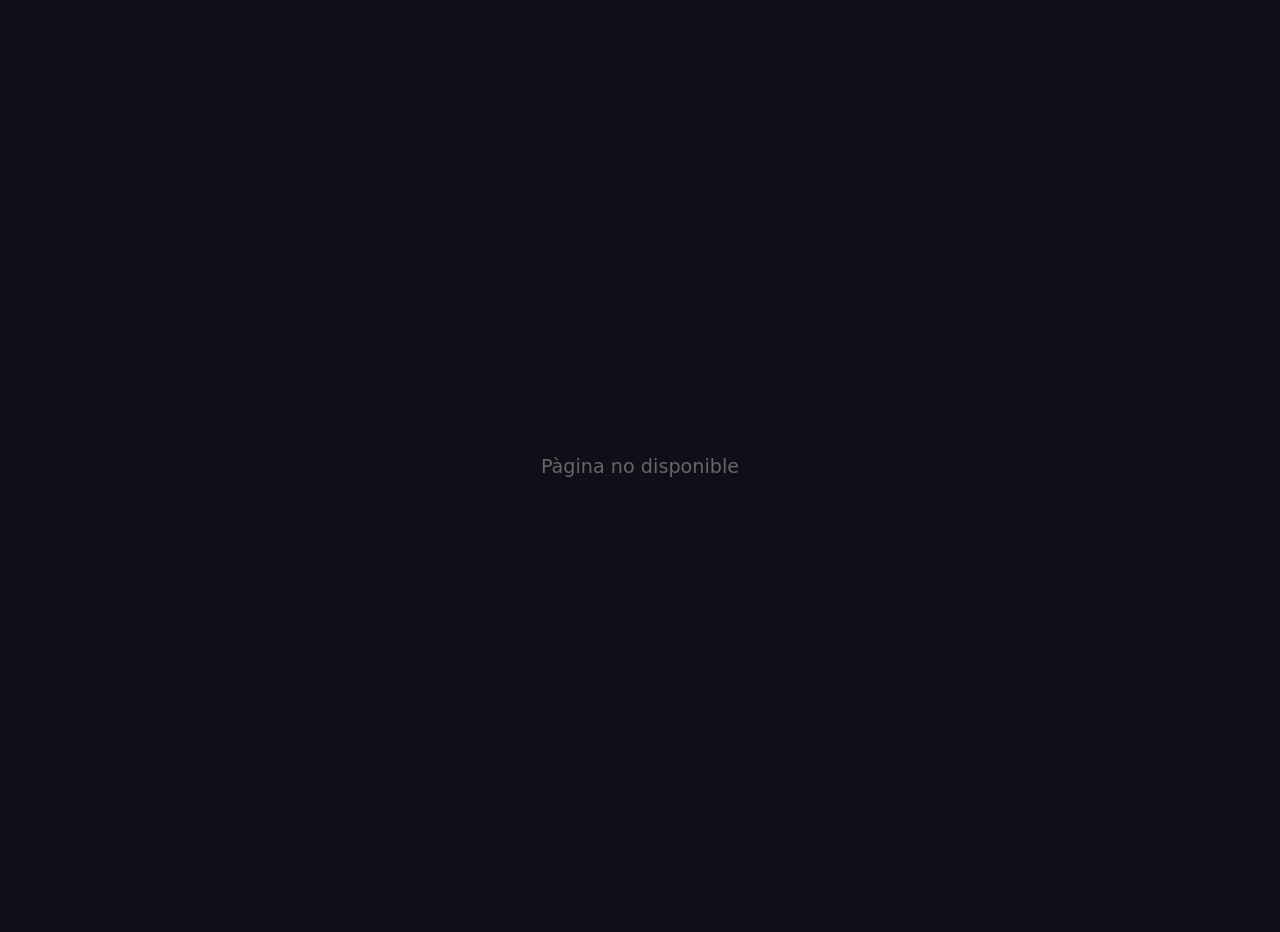
<file: index.html>
<!DOCTYPE html>
<html lang="ca">
<head>
<meta charset="UTF-8">
<meta name="viewport" content="width=device-width, initial-scale=1.0, maximum-scale=1.0, user-scalable=no">
<title>On és el seating plan? — Casament Xavier & Meritxell</title>
<link rel="stylesheet" href="css/styles.css">
<link rel="apple-touch-icon" href="img/favicon.png">
<link rel="icon" type="image/png" href="img/favicon.png">
</head>
<body>

<div class="admin-banner" data-i18n="adminBanner">MODE ORGANITZADORS</div>

<!-- Lightbox (desktop) -->
<div class="lightbox-overlay" id="lightbox">
  <button class="lightbox-close" id="lightbox-close">&times;</button>
  <img id="lightbox-img" src="" alt="">
</div>

<!-- Video modal -->
<div class="video-overlay" id="video-overlay">
  <button class="lightbox-close" id="video-close">&times;</button>
  <div class="video-container">
    <iframe id="video-iframe" src="" frameborder="0" allow="accelerometer; autoplay; encrypted-media; gyroscope; picture-in-picture" allowfullscreen></iframe>
  </div>
</div>

<!-- Custom Modal -->
<div class="modal-overlay" id="modal-overlay">
  <div class="modal-box">
    <p class="modal-text" id="modal-text"></p>
    <div class="modal-buttons">
      <button class="modal-btn secondary" id="modal-cancel">Encara no</button>
      <button class="modal-btn primary" id="modal-confirm">Endavant!</button>
    </div>
  </div>
</div>

<!-- Top bar: title + lang + reset -->
<div class="top-bar">
  <div>
    <h1 data-i18n="title">ON ÉS EL SEATING PLAN?</h1>
    <p class="subtitle" data-i18n="subtitle">Casament Xavier & Meritxell · 25 d'abril de 2026</p>
  </div>
  <div class="top-bar-buttons">
    <select class="lang-select" id="lang-select" title="Idioma">
      <option value="ca">CA</option>
      <option value="es">ES</option>
    </select>
    <button class="btn-reset" onclick="showResetModal()" title="Tornar a començar">↺</button>
  </div>
</div>

<!-- Progress dots -->
<div class="progress-bar" id="progress-bar">
  <div class="progress-dot active" data-step="0"></div>
  <div class="progress-line"></div>
  <div class="progress-dot" data-step="1"></div>
  <div class="progress-line"></div>
  <div class="progress-dot" data-step="2"></div>
  <div class="progress-line"></div>
  <div class="progress-dot" data-step="3"></div>
  <div class="progress-line"></div>
  <div class="progress-dot" data-step="4"></div>
</div>

<!-- ============================================================ -->
<!-- SECCIÓ 1: ELS LLADRES                                         -->
<!-- ============================================================ -->
<section class="game-section" id="step-0">
  <div class="mascots">
    <a href="#" onclick="openVideo(); return false;" class="mascots-link">
      <img src="img/mascotes-sm.jpg" srcset="img/mascotes-sm.jpg 427w, img/mascotes-lg.jpg 800w" sizes="(min-width: 768px) 340px, 90vw" alt="Els sospitosos" class="mascots-photo">
      <div class="play-overlay">▶</div>
    </a>
    <p class="mascots-caption"><b>Mel</b> 🦮 · <b>Bruna</b> 🐱 · <b>Brutus</b> 🐶</p>
  </div>

  <a href="#" onclick="openVideo(); return false;" class="btn-video" data-i18n="btnVideo">Veure vídeo ▶</a>
  <a href="#" onclick="toggleAudio(); return false;" class="btn-video btn-audio" id="btn-audio" data-i18n="btnAudio">Escoltar àudio 🔊</a>
  <audio id="audio-player" src="audio/bruna-brutus-mel.mp3" preload="none"></audio>
  <button class="btn-continue" onclick="goToStep(1)">Continuar →</button>
</section>

<!-- Admin separator -->
<hr class="admin-separator admin-only">

<!-- ============================================================ -->
<!-- SECCIÓ 2: MOTS ENCREUATS                                      -->
<!-- ============================================================ -->
<section class="game-section" id="step-1">
  <div class="section-header">
    <h2 data-i18n="crosswordTitle">Resoleu els mots encreuats</h2>
  </div>
  <p class="section-intro" data-i18n-html="crosswordIntro">Fixeu-vos bé en tots els detalls. Teniu els mots encreuats en format físic per facilitar-vos la feina. Si us encalleu, premeu 🔍 al costat de cada definició per obtenir una pista.</p>

  <div class="controls admin-only">
    <button class="btn" id="btn-toggle-solution" onclick="toggleSolution()">Veure com a jugador</button>
  </div>

  <div class="grid-wrapper">
    <div class="grid-container" id="crossword-grid"></div>
  </div>

  <div class="legend">
    <div class="legend-item"><div class="legend-swatch green"></div><span data-i18n="legendGreen">Verd</span><span class="admin-only" style="display:inline"> (Mel) = 3</span></div>
    <div class="legend-item"><div class="legend-swatch blue"></div><span data-i18n="legendBlue">Blau</span><span class="admin-only" style="display:inline"> (Bruna) = 9</span></div>
    <div class="legend-item"><div class="legend-swatch red"></div><span data-i18n="legendRed">Vermell</span><span class="admin-only" style="display:inline"> (Brutus) = 8</span></div>
  </div>

  <div class="clues-section" id="clues-container"></div>

  <button class="btn-continue" onclick="goToStep(2)">Continuar →</button>
</section>

<!-- Admin separator -->
<hr class="admin-separator admin-only">

<!-- ============================================================ -->
<!-- SECCIÓ 3: CÀMERES DE SEGURETAT                                -->
<!-- ============================================================ -->
<section class="game-section" id="step-2">
  <div class="section-header">
    <h2 data-i18n="camerasTitle">Càmeres de seguretat</h2>
  </div>
  <p class="section-intro" data-i18n="camerasIntro">Les càmeres del recinte han captat moviment sospitós la nit del 24 d'abril...</p>

  <div class="cameras-grid">
    <!-- UI order SHUFFLED — NO cronològic! -->
    <div class="camera-card">
      <img src="img/cam-bruna-sm.jpg" srcset="img/cam-bruna-sm.jpg 640w, img/cam-bruna-lg.jpg 1200w" sizes="(min-width: 768px) 340px, 90vw" alt="Càmera de seguretat" class="camera-img">
    </div>
    <div class="camera-card">
      <img src="img/cam-brutus-sm.jpg" srcset="img/cam-brutus-sm.jpg 640w, img/cam-brutus-lg.jpg 1200w" sizes="(min-width: 768px) 340px, 90vw" alt="Càmera de seguretat" class="camera-img">
    </div>
    <div class="camera-card">
      <img src="img/cam-numero5-sm.jpg" srcset="img/cam-numero5-sm.jpg 640w, img/cam-numero5-lg.jpg 1200w" sizes="(min-width: 768px) 340px, 90vw" alt="Càmera de seguretat" class="camera-img">
    </div>
    <div class="camera-card">
      <img src="img/cam-mel-sm.jpg" srcset="img/cam-mel-sm.jpg 640w, img/cam-mel-lg.jpg 1200w" sizes="(min-width: 768px) 340px, 90vw" alt="Càmera de seguretat" class="camera-img">
    </div>
  </div>

  <p class="admin-only" style="margin-top:12px; font-size:0.82em; color:#888; text-align:center;">
    ⚠️ ADMIN: Nit del 24/04/2026 (vigília del casament). Fotos SENSE ordre cronològic a la UI.<br><br>
    <b>Ordre cronològic → codi:</b><br>
    22:04 → petjades <span style="color:#ef5350">Brutus 🐶 (vermell)</span> = <b>8</b><br>
    22:37 → número <span style="color:#e9a945">5</span> visible a la foto = <b>5</b><br>
    22:51 → petjades <span style="color:#4caf50">Mel 🦮 (verd)</span> = <b>3</b><br>
    23:12 → petjades <span style="color:#42a5f5">Bruna 🐱 (blau)</span> = <b>9</b><br><br>
    <b>Codi final: 8 - 5 - 3 - 9</b>
  </p>

  <button class="btn-continue" onclick="goToStep(3)">Continuar →</button>
</section>

<!-- Admin separator -->
<hr class="admin-separator admin-only">

<!-- ============================================================ -->
<!-- SECCIÓ 4: PISTA FINAL + INPUT CODI                            -->
<!-- ============================================================ -->
<section class="game-section" id="step-3">
  <div class="step-3-content" id="step-3-content">
    <div class="section-header">
      <h2 data-i18n="lastStepTitle">L'últim pas</h2>
    </div>

    <div class="camera-card" style="max-width:320px;width:100%;">
      <img src="img/cam-final-sm.jpg" srcset="img/cam-final-sm.jpg 640w, img/cam-final-lg.jpg 1200w" sizes="320px" alt="L'últim pas" class="camera-img">
    </div>

    <div class="code-input-section" id="code-input-section">
      <p class="code-input-label" data-i18n="codeLabel">Introduïu el codi:</p>
      <div class="code-input-boxes">
        <input type="number" class="code-box" id="code-0" min="0" max="9" maxlength="1" inputmode="numeric" pattern="[0-9]*">
        <input type="number" class="code-box" id="code-1" min="0" max="9" maxlength="1" inputmode="numeric" pattern="[0-9]*">
        <input type="number" class="code-box" id="code-2" min="0" max="9" maxlength="1" inputmode="numeric" pattern="[0-9]*">
        <input type="number" class="code-box" id="code-3" min="0" max="9" maxlength="1" inputmode="numeric" pattern="[0-9]*">
      </div>
      <button class="btn-continue" id="btn-check-code" onclick="checkCode()" data-i18n="codeBtn">Obrir 🔓</button>
      <p class="code-attempts" id="code-attempts"></p>
      <p class="code-error" id="code-error"></p>
    </div>
  </div>

  <!-- Lockout screen -->
  <div class="lockout-screen" id="lockout-screen" style="display:none;">
    <div class="lockout-icon">🚨</div>
    <h2 class="lockout-title" data-i18n="lockoutTitle">Alarma activada!</h2>
    <p class="lockout-text" data-i18n-html="lockoutText">Heu superat els 3 intents permesos.<br>El sistema de seguretat s'ha activat i ha reiniciat totes les proves.</p>
    <button class="btn-continue" onclick="hardReset()" data-i18n="lockoutBtn">Tornar a començar</button>
  </div>

  <p class="admin-only" style="margin-top:12px; font-size:0.82em; color:#888; text-align:center;">
    ⚠️ ADMIN: Els sospitosos custodiant el maletí que conté la clau per recuperar el seating plan. Codi: <b>8-5-3-9</b>
  </p>
</section>

<!-- Admin separator -->
<hr class="admin-separator admin-only">

<!-- ============================================================ -->
<!-- SECCIÓ 5: VICTORIA!                                            -->
<!-- ============================================================ -->
<section class="game-section" id="step-4">
  <div class="victory-screen">
    <div class="victory-icon">🎉</div>
    <h2 class="victory-title" data-i18n="victoryTitle">Esteu a punt de recuperar el seating plan!!</h2>
    <p class="victory-subtitle" style="font-size:1.1em;" data-i18n="victorySubtitle">Aneu cap als nuvis i tots junts, a la de 3, crideu ben fort:</p>
    <div class="secret-word">CUQUIS</div>
    <img src="img/nuvis-final-sm.jpg" srcset="img/nuvis-final-sm.jpg 640w, img/nuvis-final-lg.jpg 1200w" sizes="(min-width: 768px) 450px, 80vw" alt="Els nuvis" class="mascots-photo" style="margin:14px auto 0;display:block;max-width:340px;">
    <style>@media(min-width:768px){.victory-screen .mascots-photo{max-width:450px!important;}}</style>
    <p class="victory-footer" data-i18n-html="victoryFooter">Gràcies per jugar! ❤️💍</p>
  </div>
</section>

<!-- Admin separator -->
<hr class="admin-separator admin-only">

<!-- ============================================================ -->
<!-- ADMIN-ONLY: Detalls del codi                                  -->
<!-- ============================================================ -->
<div class="org-section admin-only">
  <h3>CODI SECRET (4 XIFRES)</h3>
  <p style="font-size:0.82em; color:#888; margin-bottom:8px;">
    3 xifres surten dels mots encreuats (colors). La 4a xifra (5) es veu directament a una foto de les càmeres.<br>
    L'ordre el determina l'hora de cada càmera (cronològic).
  </p>
  <div class="code-digits">
    <div class="code-digit red">8</div>
    <div class="code-digit mystery">5</div>
    <div class="code-digit green">3</div>
    <div class="code-digit blue">9</div>
  </div>
  <div class="org-detail">
    <b>1a xifra — VERMELL (Brutus, 🐶 5 mesos):</b> caselles vermelles mostren lletres <b>V, U, I, T</b><br>
    &nbsp;&nbsp;Desendreçat: els jugadors veuran les 4 lletres repartides per la graella i han de deduir que formen <b>VUIT = 8</b><br>
    &nbsp;&nbsp;<span style="color:#666">V de LLUVIA · U de TURISTAS · I de MIGUEL · T de ORXATA</span><br><br>

    <b>2a xifra — CÀMERA:</b> El número <b>5</b> es veu directament a la foto de les 22:37.<br>
    &nbsp;&nbsp;Ha de ser visible a la foto: número a la paret, porta, terra, etc.<br><br>

    <b>3a xifra — VERD (Mel, 🦮 11 anys):</b> caselles verdes mostren lletres <b>T, R, E, S</b><br>
    &nbsp;&nbsp;Desendreçat: han de deduir que formen <b>TRES = 3</b><br>
    &nbsp;&nbsp;<span style="color:#666">T de FRAKTAL · R de RECAREDO · E de PAYMENTS · S de MASELLA</span><br><br>

    <b>4a xifra — BLAU (Bruna, 🐱 17 anys):</b> caselles blaves mostren lletres <b>N, O, U</b><br>
    &nbsp;&nbsp;Desendreçat: han de deduir que formen <b>NOU = 9</b><br>
    &nbsp;&nbsp;<span style="color:#666">N de AMAZON∩VALENCIA · O de BARRANQUILLO∩MOJITO · U de CAZUELITA∩GUIX</span>
  </div>
</div>

<div class="org-section admin-only">
  <h3>DISTRIBUCIÓ DE CASELLES DE COLOR</h3>
  <div class="org-detail">
    Cada casella de color pertany a una paraula diferent (cap paraula té 2+ caselles de color).<br>
    Total: 4 verdes + 3 blaves + 4 vermelles = 11 caselles de color entre 23 paraules.<br>
    En mode organitzador les caselles de color es mostren pre-omplertes per facilitar la revisió.
  </div>
</div>

<div class="org-section admin-only">
  <h3>HINTS DE LA GRAELLA</h3>
  <div class="org-detail">
    Dificultat fixada al 70% (30% de lletres visibles, seed 2026, determinístic).<br>
    Regles: màx 2 lletres per paraula (màx 1 si paraula ≤ 5 lletres). Caselles de color mai pre-omplertes.<br>
    Mateixa distribució sempre — no canvia entre càrregues.
  </div>
</div>

<script src="js/i18n.js"></script>
<script src="js/data.js"></script>
<script src="js/render.js"></script>
<script>
  const STORAGE_KEY_STEP = "escaperoom-maxstep";
  const STORAGE_KEY_ATTEMPTS = "escaperoom-attempts";
  const TOTAL_STEPS = 5;
  const SECRET_CODE = [8, 5, 3, 9];
  const MAX_ATTEMPTS = 3;

  // --- Apply language to all data-i18n elements ---
  function applyLang() {
    document.querySelectorAll("[data-i18n]").forEach(el => {
      el.textContent = t(el.dataset.i18n);
    });
    document.querySelectorAll("[data-i18n-html]").forEach(el => {
      el.innerHTML = t(el.dataset.i18nHtml);
    });
    document.querySelectorAll(".btn-continue:not([data-i18n])").forEach(b => {
      if (!b.id) b.textContent = t("btnContinue");
    });
    document.getElementById("lang-select").value = getLang();
    document.documentElement.lang = getLang();
  }

  // --- Custom Modal ---
  const modalOverlay = document.getElementById("modal-overlay");
  const modalText = document.getElementById("modal-text");
  const modalConfirm = document.getElementById("modal-confirm");
  const modalCancel = document.getElementById("modal-cancel");

  function showModal(text, confirmLabel, cancelLabel) {
    return new Promise(resolve => {
      modalText.textContent = text;
      modalConfirm.textContent = confirmLabel || t("modalConfirm");
      modalCancel.textContent = cancelLabel || t("modalCancel");
      modalCancel.style.display = cancelLabel === null ? "none" : "inline-block";
      modalOverlay.classList.add("visible");

      function cleanup() {
        modalOverlay.classList.remove("visible");
        modalConfirm.removeEventListener("click", onConfirm);
        modalCancel.removeEventListener("click", onCancel);
      }
      function onConfirm() { cleanup(); resolve(true); }
      function onCancel() { cleanup(); resolve(false); }

      modalConfirm.addEventListener("click", onConfirm);
      modalCancel.addEventListener("click", onCancel);
    });
  }

  // Detect admin mode via ?secret=cuquis
  const params = new URLSearchParams(window.location.search);
  const isAdmin = params.get("secret") === "cuquis";

  // Early access gate — remove this block after the wedding
  if (!isAdmin && !params.has("early_access")) {
    document.body.innerHTML = '<div style="display:flex;align-items:center;justify-content:center;min-height:100vh;color:#666;font-family:system-ui;text-align:center;padding:20px;"><p style="font-size:1.2em;">' + t("pageUnavailable") + '</p></div>';
    throw new Error("early_access required");
  }
  if (isAdmin) {
    document.body.classList.add("admin-mode");
    try {
      localStorage.removeItem(STORAGE_KEY_STEP);
      localStorage.removeItem(STORAGE_KEY_ATTEMPTS);
    } catch(e) {}
  }

  // --- Navigation ---
  let maxStep = 0;
  let viewStep = 0;
  let attempts = 0;
  try {
    const savedStep = parseInt(localStorage.getItem(STORAGE_KEY_STEP));
    if (!isNaN(savedStep) && savedStep >= 0 && savedStep < TOTAL_STEPS) maxStep = savedStep;
    const savedAttempts = parseInt(localStorage.getItem(STORAGE_KEY_ATTEMPTS));
    if (!isNaN(savedAttempts)) attempts = savedAttempts;
  } catch(e) {}
  viewStep = maxStep;

  function updateUI() {
    applyLang();

    if (isAdmin) {
      document.getElementById("progress-bar").style.display = "none";
      for (let i = 0; i < TOTAL_STEPS; i++) {
        const el = document.getElementById(`step-${i}`);
        if (el) el.classList.add("section-active");
      }
      document.querySelectorAll(".btn-continue").forEach(b => b.style.display = "none");
      document.getElementById("code-input-section").style.display = "none";
      document.getElementById("lockout-screen").style.display = "none";
      reRender();
      return;
    }

    for (let i = 0; i < TOTAL_STEPS; i++) {
      const el = document.getElementById(`step-${i}`);
      if (el) el.classList.toggle("section-active", i === viewStep);
    }

    document.querySelectorAll(".progress-dot").forEach(dot => {
      const s = parseInt(dot.dataset.step);
      dot.classList.toggle("active", s === viewStep);
      dot.classList.toggle("done", s <= maxStep && s !== viewStep);
      dot.classList.toggle("clickable", s <= maxStep && s !== viewStep);
    });
    document.querySelectorAll(".progress-line").forEach((line, idx) => {
      line.classList.toggle("done", idx < maxStep + 1);
    });

    if (viewStep === 1) reRender();

    const isLockout = viewStep === 3 && attempts >= MAX_ATTEMPTS;

    document.querySelector(".btn-reset").style.display = isLockout ? "none" : "";
    document.getElementById("lang-select").style.display = isLockout ? "none" : "";
    document.getElementById("progress-bar").style.display = (viewStep === 4 || isLockout) ? "none" : "flex";

    // Show remaining attempts
    const attemptsEl = document.getElementById("code-attempts");
    if (attemptsEl && viewStep === 3 && attempts > 0 && attempts < MAX_ATTEMPTS) {
      const remaining = MAX_ATTEMPTS - attempts;
      attemptsEl.textContent = t("codeAttemptsLeft")(remaining);
      attemptsEl.className = remaining === 1 ? "code-attempts warning" : "code-attempts";
    } else if (attemptsEl) {
      attemptsEl.textContent = "";
    }

    // Show lockout if attempts exhausted
    if (isLockout) {
      document.getElementById("step-3-content").style.display = "none";
      document.getElementById("lockout-screen").style.display = "block";
    }
  }

  async function goToStep(step) {
    if (step < 0 || step >= TOTAL_STEPS) return;

    const stepConfirms = { 1: "confirmStep1", 2: "confirmStep2", 3: "confirmStep3" };
    if (!isAdmin && step > maxStep && stepConfirms[step]) {
      const ok = await showModal(t(stepConfirms[step]));
      if (!ok) return;
    }

    if (step > maxStep) {
      maxStep = step;
      try { localStorage.setItem(STORAGE_KEY_STEP, maxStep); } catch(e) {}
    }
    viewStep = step;
    updateUI();
    window.scrollTo({ top: 0, behavior: "smooth" });
  }

  document.querySelectorAll(".progress-dot").forEach(dot => {
    dot.addEventListener("click", () => {
      if (attempts >= MAX_ATTEMPTS) return;
      const s = parseInt(dot.dataset.step);
      if (s <= maxStep) {
        viewStep = s;
        updateUI();
        window.scrollTo({ top: 0, behavior: "smooth" });
      }
    });
  });

  function hardReset() {
    try {
      localStorage.removeItem(STORAGE_KEY_STEP);
      localStorage.removeItem(STORAGE_KEY_ATTEMPTS);
    } catch(e) {}
    location.reload();
  }

  async function showResetModal() {
    const ok = await showModal(t("confirmReset"), t("modalResetConfirm"), t("modalResetCancel"));
    if (ok) hardReset();
  }

  // --- Language selector ---
  document.getElementById("lang-select").addEventListener("change", (e) => {
    setLang(e.target.value);
    updateUI();
  });

  // --- Code input ---
  const codeBoxes = [0,1,2,3].map(i => document.getElementById(`code-${i}`));

  codeBoxes.forEach((box, idx) => {
    box.addEventListener("input", () => {
      const val = box.value.replace(/[^0-9]/g, "");
      box.value = val.slice(-1);
      if (val && idx < 3) codeBoxes[idx + 1].focus();
    });
    box.addEventListener("keydown", (e) => {
      if (e.key === "Backspace" && !box.value && idx > 0) {
        codeBoxes[idx - 1].focus();
      }
      if (e.key === "Enter") checkCode();
    });
  });

  function checkCode() {
    const entered = codeBoxes.map(b => parseInt(b.value));
    const errorEl = document.getElementById("code-error");

    if (entered.some(isNaN)) {
      errorEl.textContent = t("codeMissing");
      errorEl.className = "code-error error";
      return;
    }

    if (entered.every((v, i) => v === SECRET_CODE[i])) {
      errorEl.textContent = "";
      attempts = 0;
      try { localStorage.removeItem(STORAGE_KEY_ATTEMPTS); } catch(e) {}
      goToStep(4);
    } else {
      attempts++;
      try { localStorage.setItem(STORAGE_KEY_ATTEMPTS, attempts); } catch(e) {}

      if (attempts >= MAX_ATTEMPTS) {
        updateUI();
      } else {
        const msg = attempts === 1 ? t("failHint1") : t("failHint2");
        errorEl.textContent = msg;
        errorEl.className = attempts === MAX_ATTEMPTS - 1 ? "code-error error shake warning" : "code-error error shake";
        setTimeout(() => errorEl.classList.remove("shake"), 500);
        codeBoxes.forEach(b => b.value = "");
        codeBoxes[0].focus();
        updateUI();
      }
    }
  }

  // --- Crossword ---
  let showFull = isAdmin;

  function reRender() {
    renderGrid("crossword-grid", {
      showLetters: showFull,
      showNumbers: true,
      showColorLetters: showFull && isAdmin,
    });
    renderClues("clues-container", showFull && isAdmin);

    const toggleBtn = document.getElementById("btn-toggle-solution");
    if (toggleBtn) {
      toggleBtn.textContent = showFull ? t("btnToggleSolution") : t("btnToggleSolutionAlt");
    }
  }

  function toggleSolution() {
    showFull = !showFull;
    reRender();
  }

  // Fix admin-only inline spans
  if (!isAdmin) {
    document.querySelectorAll('.admin-only[style*="inline"]').forEach(el => {
      el.style.display = "none";
    });
  }

  // --- Lightbox (desktop only) ---
  const lightbox = document.getElementById("lightbox");
  const lightboxImg = document.getElementById("lightbox-img");
  const lightboxClose = document.getElementById("lightbox-close");
  const isDesktop = window.matchMedia("(min-width: 768px)");

  document.querySelectorAll(".camera-card .camera-img").forEach(img => {
    img.addEventListener("click", () => {
      if (!isDesktop.matches) return;
      lightboxImg.src = img.src.replace("-sm.", "-lg.");
      lightbox.classList.add("visible");
    });
  });
  lightboxClose.addEventListener("click", () => lightbox.classList.remove("visible"));
  lightbox.addEventListener("click", (e) => {
    if (e.target === lightbox) lightbox.classList.remove("visible");
  });

  // --- Video modal ---
  const YOUTUBE_ID = "K7UvV5XOBp0";
  const videoOverlay = document.getElementById("video-overlay");
  const videoIframe = document.getElementById("video-iframe");
  const videoClose = document.getElementById("video-close");

  function openVideo() {
    videoIframe.src = `https://www.youtube.com/embed/${YOUTUBE_ID}?autoplay=1&rel=0`;
    videoOverlay.classList.add("visible");
  }
  function closeVideo() {
    videoOverlay.classList.remove("visible");
    videoIframe.src = "";
  }

  // --- Audio player ---
  const audioPlayer = document.getElementById("audio-player");
  const btnAudio = document.getElementById("btn-audio");
  function toggleAudio() {
    if (audioPlayer.paused) {
      audioPlayer.play();
      btnAudio.classList.add("playing");
    } else {
      audioPlayer.pause();
      btnAudio.classList.remove("playing");
    }
  }
  audioPlayer.addEventListener("ended", () => {
    btnAudio.classList.remove("playing");
  });
  videoClose.addEventListener("click", closeVideo);
  videoOverlay.addEventListener("click", (e) => {
    if (e.target === videoOverlay) closeVideo();
  });

  // Init
  updateUI();
</script>

</body>
</html>
</file>
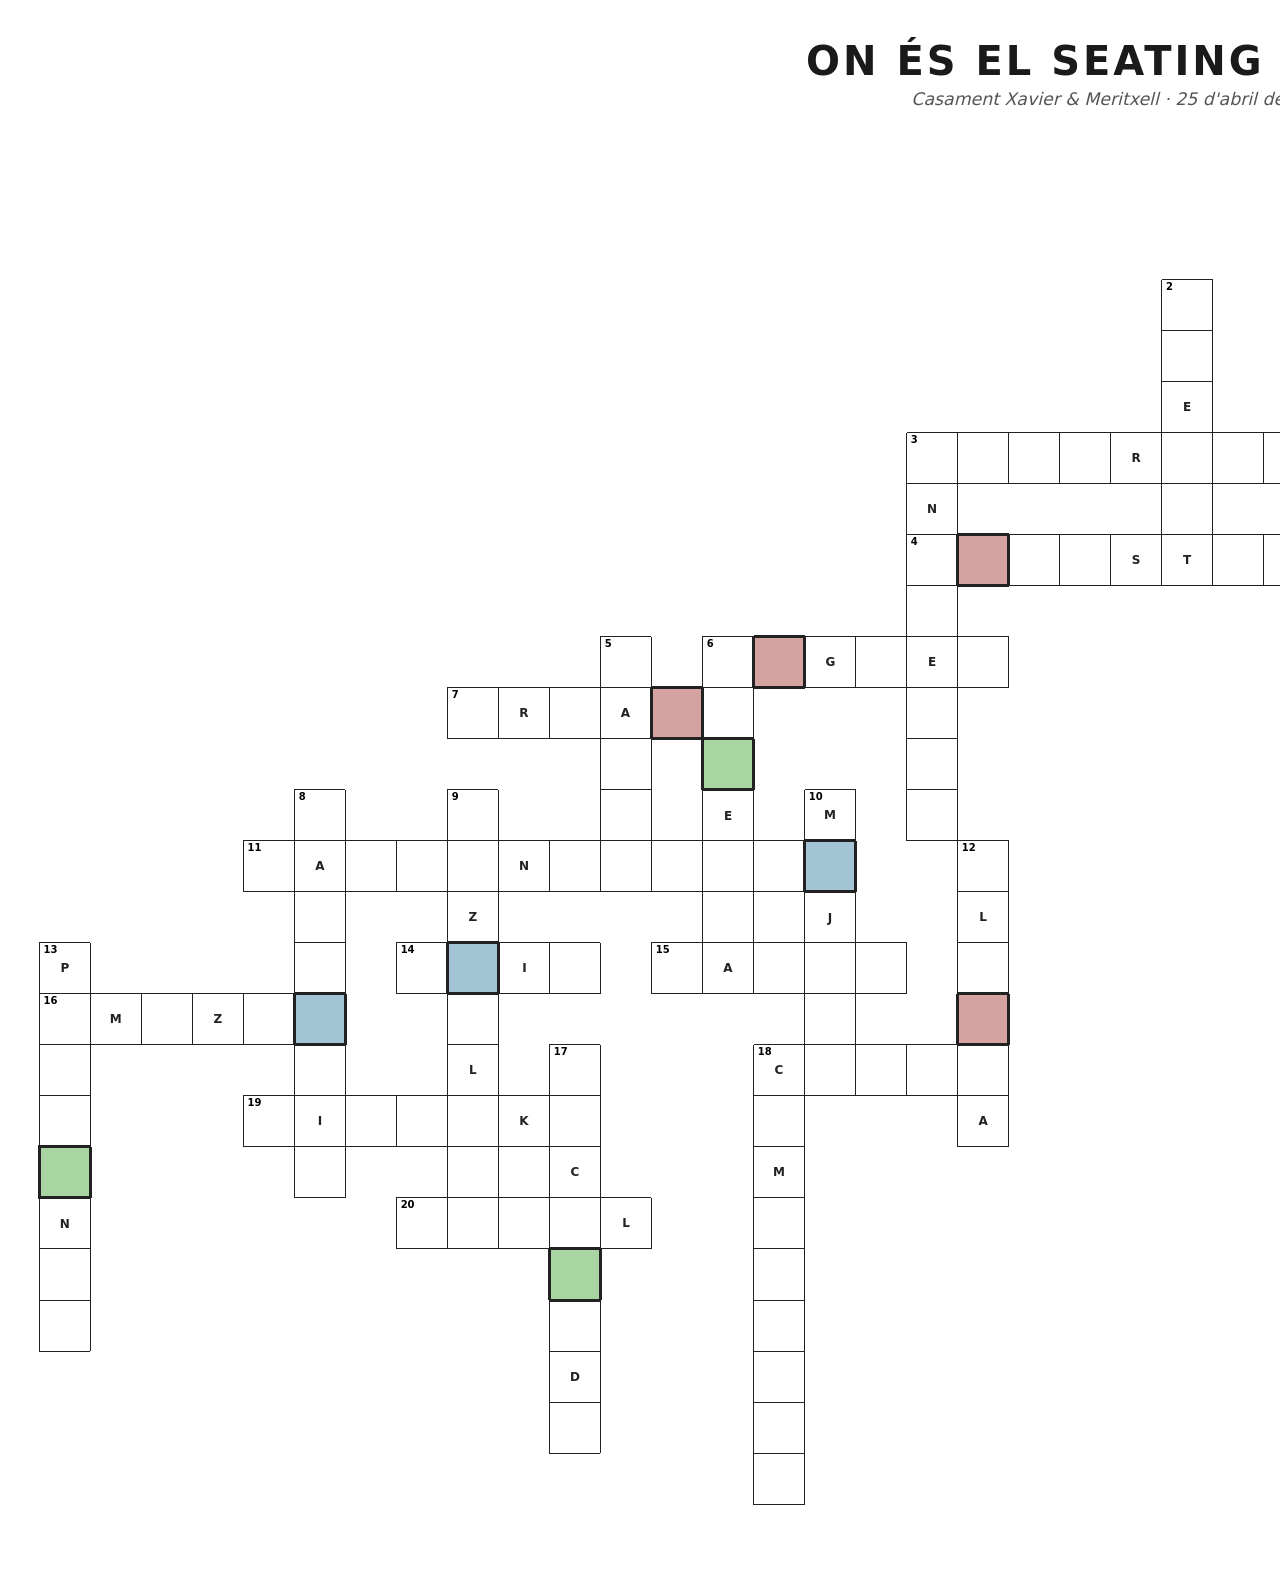
<file: crossword-print-a2.html>
<!DOCTYPE html>
<html lang="ca">
<head>
<meta charset="UTF-8">
<title>Mots Encreuats — Casament Xavier &amp; Meritxell</title>
<style>
  @page {
    size: 594mm 420mm; /* A2 landscape */
    margin: 12mm;
  }
  * { margin: 0; padding: 0; box-sizing: border-box; }
  html, body {
    width: 594mm;
    height: 420mm;
    font-family: 'Segoe UI', system-ui, -apple-system, sans-serif;
    color: #1a1a1a;
    background: #fff;
    -webkit-print-color-adjust: exact;
    print-color-adjust: exact;
    overflow: hidden;
  }
  body {
    padding: 10mm;
    display: flex;
    flex-direction: column;
    height: 420mm;
    max-height: 420mm;
  }

  /* Title */
  .header {
    text-align: center;
    margin-bottom: 6mm;
  }
  .header h1 {
    font-size: 30pt;
    letter-spacing: 3px;
    font-weight: 700;
    margin-bottom: 1.5mm;
  }
  .header .subtitle {
    font-size: 13pt;
    font-style: italic;
    color: #555;
  }

  /* Main layout: grid left, clues right */
  .main {
    flex: 1;
    display: flex;
    gap: 10mm;
    align-items: center;
  }

  /* Grid side */
  .grid-side {
    display: flex;
    flex-direction: column;
    align-items: center;
    gap: 4mm;
  }
  table.grid {
    border-collapse: collapse;
  }
  table.grid td {
    width: 13.5mm;
    height: 13.5mm;
    text-align: center;
    vertical-align: middle;
    font-size: 9pt;
    font-weight: bold;
    position: relative;
    border: none;
  }
  table.grid td.letter {
    border: 1.2pt solid #222;
    background: #fff;
  }
  table.grid td.black {
    background: #fff;
    border: none;
  }
  table.grid td .clue-num {
    position: absolute;
    top: 0.5mm;
    left: 1mm;
    font-size: 7.5pt;
    font-weight: 800;
    color: #000;
    line-height: 1;
  }
  /* Cell letters (hints) */
  table.grid td .cell-letter {
    font-size: 9pt;
    font-weight: 800;
    color: #222;
  }

  /* Colored cells */
  td.color-green { background: #a8d5a2 !important; border-width: 2.5pt !important; }
  td.color-blue  { background: #a2c4d5 !important; border-width: 2.5pt !important; }
  td.color-red   { background: #d5a2a2 !important; border-width: 2.5pt !important; }

  /* Clues side */
  .clues-side {
    flex: 1;
    display: flex;
    flex-direction: column;
    justify-content: center;
    gap: 12mm;
  }
  .clues-col h2 {
    font-size: 15pt;
    border-bottom: 1.5pt solid #222;
    padding-bottom: 1.5mm;
    margin-bottom: 3mm;
    letter-spacing: 1.5px;
  }
  .clue-item {
    font-size: 12pt;
    line-height: 1.5;
    margin-bottom: 2mm;
    text-indent: -6mm;
    padding-left: 6mm;
  }
  .clue-item .num {
    font-weight: 700;
    margin-right: 1.5mm;
  }
  .clue-item .lang-tag {
    font-style: italic;
    color: #777;
  }

  @media print {
    body { padding: 0; }
  }
</style>
</head>
<body>

<div class="header">
  <h1>ON ÉS EL SEATING PLAN?</h1>
  <div class="subtitle">Casament Xavier &amp; Meritxell · 25 d'abril de 2026</div>
</div>

<div class="main">
  <!-- Left: Grid + legend -->
  <div class="grid-side">
    <table class="grid" id="grid"></table>
  </div>

  <!-- Right: Clues -->
  <div class="clues-side">
    <div class="clues-col" id="clues-h"></div>
    <div class="clues-col" id="clues-v"></div>
  </div>
</div>

<script>
const GRID_RAW = [
  ".........................F",
  ".........................R",
  "......................O..A",
  "......................L..K",
  "......................E..T",
  ".................ECOGRAFIA",
  ".................N....R..L",
  ".................TURISTAS.",
  ".................R........",
  "...........F.MIGUEL.......",
  "........ORXATA...C........",
  "...........R.S...O........",
  ".....V..C..R.E.M.T........",
  "....BARRANQUILLO..L.......",
  ".....L..Z....L.J..L.......",
  "P....E.GUIX.BASIC.U.......",
  "AMAZON..E......T..V.......",
  "Y....C..L.R...COMPI.......",
  "M...AIRBIKE...B...A.......",
  "E....A..T.C...M...........",
  "N......NADAL..A...........",
  "T.........R...N...........",
  "S.........E...R...........",
  "..........D...E...........",
  "..........O...S...........",
  "..............A...........",
];

const COLORED_CELLS = [
  { r: 4,  c: 25, color: "green" },
  { r: 21, c: 10, color: "green" },
  { r: 19, c: 0,  color: "green" },
  { r: 11, c: 13, color: "green" },
  { r: 16, c: 5,  color: "blue" },
  { r: 13, c: 15, color: "blue" },
  { r: 15, c: 8,  color: "blue" },
  { r: 16, c: 18, color: "red" },
  { r: 7,  c: 18, color: "red" },
  { r: 9,  c: 14, color: "red" },
  { r: 10, c: 12, color: "red" },
];
const COLOR_MAP = {};
COLORED_CELLS.forEach(cc => { COLOR_MAP[`${cc.r},${cc.c}`] = cc.color; });

const PLACEMENTS = [
  { word: "ECOGRAFIA",    r: 5,  c: 17, dir: "H" },
  { word: "TURISTAS",     r: 7,  c: 17, dir: "H" },
  { word: "MIGUEL",       r: 9,  c: 13, dir: "H" },
  { word: "ORXATA",       r: 10, c: 8,  dir: "H" },
  { word: "BARRANQUILLO", r: 13, c: 4,  dir: "H" },
  { word: "GUIX",         r: 15, c: 7,  dir: "H" },
  { word: "BASIC",        r: 15, c: 12, dir: "H" },
  { word: "AMAZON",       r: 16, c: 0,  dir: "H" },
  { word: "NADAL",        r: 20, c: 7,  dir: "H" },
  { word: "COMPI",        r: 17, c: 14, dir: "H" },
  { word: "ENTRECOT",     r: 5,  c: 17, dir: "V" },
  { word: "MASELLA",      r: 9,  c: 13, dir: "V" },
  { word: "FRAKTAL",      r: 0,  c: 25, dir: "V" },
  { word: "OLEART",       r: 2,  c: 22, dir: "V" },
  { word: "PAYMENTS",     r: 15, c: 0,  dir: "V" },
  { word: "CAZUELITA",    r: 12, c: 8,  dir: "V" },
  { word: "VALENCIA",     r: 12, c: 5,  dir: "V" },
  { word: "LLUVIA",       r: 13, c: 18, dir: "V" },
  { word: "FARRU",        r: 9,  c: 11, dir: "V" },
  { word: "MOJITO",       r: 12, c: 15, dir: "V" },
  { word: "AIRBIKE",      r: 18, c: 4,  dir: "H" },
  { word: "RECAREDO",     r: 17, c: 10, dir: "V" },
  { word: "CBMANRESA",    r: 17, c: 14, dir: "V" },
];

const CLUES_CA = {
  H: [
    { word: "ECOGRAFIA", wordLang: "ca", text: "Sens dubte és el futur" },
    { word: "TURISTAS", wordLang: "es", text: "Com ens anomenem des de la pitjor caixa forta de la història" },
    { word: "MIGUEL", wordLang: null, text: "Nom que anomenes al Collbaix i automàticament et fots de cap" },
    { word: "ORXATA", wordLang: "ca", text: "Beguda d'estiu que es va pujar fins a dalt del Canigó" },
    { word: "BARRANQUILLO", wordLang: "es", text: "Per on et venen ganes de tirar-te en moments crítics quan fas muntanya" },
    { word: "GUIX", wordLang: "ca", text: "Lloc a les afores de Manresa on la Meritxell ha passat gran part de la seva infantesa" },
    { word: "BASIC", wordLang: null, text: "Bar musical on el Xavi es va conèixer amb un dels convidats (a part de passar-s'hi mooooooooltes tardes i nits)" },
    { word: "AMAZON", wordLang: null, text: "D'on era el paquet que es va rebre sortint de la dutxa" },
    { word: "NADAL", wordLang: null, text: "Esperem tot l'any per a que arribi" },
    { word: "COMPI", wordLang: "es", text: "Expressió lúdico-afectiva per a referir-se a un company de feina a Inditex" },
    { word: "AIRBIKE", wordLang: null, text: "L'infern disfressat de bicicleta" },
  ],
  V: [
    { word: "ENTRECOT", wordLang: null, text: "Clàssic que mai falla en un dinar de masia" },
    { word: "MASELLA", wordLang: null, text: "L'estació d'esquí per defecte" },
    { word: "FRAKTAL", wordLang: null, text: "Formació clàssica de la makina catalana que ha tornat amb molta \"Actitut\"" },
    { word: "OLEART", wordLang: null, text: "DJ incombustible que organitza festes que ens permeten tornar al passat" },
    { word: "PAYMENTS", wordLang: "en", text: "Unitat de negoci en la que treballa en Xavi" },
    { word: "CAZUELITA", wordLang: "es", text: "Utensili de cuina on el Xavi menjava els dinars que li feia la seva àvia" },
    { word: "VALENCIA", wordLang: null, text: "Radio on va tenir resó mediàtic el club de fans de Take That de dues adolescents que avui ens acompanyen" },
    { word: "LLUVIA", wordLang: "es", text: "Inclemència meteorològica que es dona quan ens ajuntem (excepte si anem a un \"resort\")" },
    { word: "FARRU", wordLang: "ca", text: "Personatge que regenta el bar més xungo de tot Manresa" },
    { word: "MOJITO", wordLang: null, text: "Còctel pel que sempre estem a punt, sobretot després d'un dia de platja" },
    { word: "RECAREDO", wordLang: null, text: "Caves que hem tingut la sort de conèixer en profunditat (amb pedal inclòs)" },
    { word: "CBMANRESA", wordLang: null, text: "Club de bàsquet on la Meritxell es va conèixer amb una de les convidades" },
  ],
};

// Compute clue numbers
function computeClueNumbers() {
  const startCells = {};
  PLACEMENTS.forEach(p => {
    const key = `${p.r},${p.c}`;
    if (!startCells[key]) startCells[key] = [];
    startCells[key].push(p);
  });
  const sorted = Object.keys(startCells).sort((a, b) => {
    const [ar, ac] = a.split(",").map(Number);
    const [br, bc] = b.split(",").map(Number);
    return ar !== br ? ar - br : ac - bc;
  });
  const numberMap = {};
  let num = 1;
  sorted.forEach(key => {
    numberMap[key] = num;
    startCells[key].forEach(p => { p.num = num; });
    num++;
  });
  return numberMap;
}
const NUMBER_MAP = computeClueNumbers();

// Seeded PRNG (mulberry32) — same seed = same hints as the web version
function seededRandom(seed) {
  return function() {
    seed |= 0; seed = seed + 0x6D2B79F5 | 0;
    let t = Math.imul(seed ^ seed >>> 15, 1 | seed);
    t = t + Math.imul(t ^ t >>> 7, 61 | t) ^ t;
    return ((t ^ t >>> 14) >>> 0) / 4294967296;
  };
}

function buildCellWordMap() {
  const cellWords = {};
  PLACEMENTS.forEach(p => {
    const len = p.word.length;
    for (let i = 0; i < len; i++) {
      const r = p.dir === "H" ? p.r : p.r + i;
      const c = p.dir === "H" ? p.c + i : p.c;
      const key = `${r},${c}`;
      if (!cellWords[key]) cellWords[key] = [];
      cellWords[key].push({ word: p.word, len, dir: p.dir });
    }
  });
  return cellWords;
}
const CELL_WORD_MAP = buildCellWordMap();

function computeHintSet(hintPercent, seed) {
  const rng = seededRandom(seed);
  const hintable = [];
  for (let r = 0; r < GRID_RAW.length; r++) {
    for (let c = 0; c < GRID_RAW[r].length; c++) {
      const ch = GRID_RAW[r][c];
      const key = `${r},${c}`;
      if (ch !== "." && !COLOR_MAP[key]) {
        hintable.push({ r, c, ch, key });
      }
    }
  }
  for (let i = hintable.length - 1; i > 0; i--) {
    const j = Math.floor(rng() * (i + 1));
    [hintable[i], hintable[j]] = [hintable[j], hintable[i]];
  }
  const targetCount = Math.round((hintPercent / 100) * hintable.length);
  const hintSet = new Set();
  const wordHintCount = {};
  for (const cell of hintable) {
    if (hintSet.size >= targetCount) break;
    const words = CELL_WORD_MAP[cell.key] || [];
    let allowed = true;
    for (const w of words) {
      const wKey = `${w.word}_${w.dir}`;
      const current = wordHintCount[wKey] || 0;
      const maxHints = w.len <= 5 ? 1 : 2;
      if (current >= maxHints) { allowed = false; break; }
    }
    if (allowed) {
      hintSet.add(cell.key);
      for (const w of words) {
        const wKey = `${w.word}_${w.dir}`;
        wordHintCount[wKey] = (wordHintCount[wKey] || 0) + 1;
      }
    }
  }
  return hintSet;
}
const HINT_SET = computeHintSet(30, 2026);

// Render grid
const ROWS = GRID_RAW.length;
const COLS = GRID_RAW[0].length;
const table = document.getElementById("grid");
for (let r = 0; r < ROWS; r++) {
  const tr = document.createElement("tr");
  for (let c = 0; c < COLS; c++) {
    const ch = GRID_RAW[r][c];
    const td = document.createElement("td");
    const key = `${r},${c}`;
    if (ch === ".") {
      td.className = "black";
    } else {
      td.className = "letter";
      const color = COLOR_MAP[key];
      if (color) td.classList.add("color-" + color);
      if (NUMBER_MAP[key]) {
        const span = document.createElement("span");
        span.className = "clue-num";
        span.textContent = NUMBER_MAP[key];
        td.appendChild(span);
      }
      // Show letter if it's a hint cell (same as player view)
      if (HINT_SET.has(key)) {
        const letterSpan = document.createElement("span");
        letterSpan.className = "cell-letter";
        letterSpan.textContent = ch;
        td.appendChild(letterSpan);
      }
    }
    tr.appendChild(td);
  }
  table.appendChild(tr);
}

// Render clues (only Catalan)
function renderClues(dir, containerId) {
  const container = document.getElementById(containerId);
  const title = dir === "H" ? "HORITZONTALS" : "VERTICALS";
  container.innerHTML = `<h2>${title}</h2>`;

  const clues = CLUES_CA[dir].map(c => {
    const p = PLACEMENTS.find(p => p.word === c.word && p.dir === dir);
    return { ...c, num: p ? p.num : 0 };
  }).sort((a, b) => a.num - b.num);

  clues.forEach(c => {
    const div = document.createElement("div");
    div.className = "clue-item";
    let text = c.text;
    if (c.wordLang && c.wordLang !== "ca") {
      const tags = { es: "en castellà", en: "en anglès" };
      if (tags[c.wordLang]) text += ` <span class="lang-tag">[${tags[c.wordLang]}]</span>`;
    }
    div.innerHTML = `<span class="num">${c.num}.</span> ${text}`;
    container.appendChild(div);
  });
}

renderClues("H", "clues-h");
renderClues("V", "clues-v");
</script>
</body>
</html>
</file>
<file: css/styles.css>
/* crossword-styles.css — v5 */
* { margin: 0; padding: 0; box-sizing: border-box; }

body {
  font-family: 'Segoe UI', system-ui, -apple-system, sans-serif;
  background: #0f0f1a;
  color: #eee;
  padding: 16px;
  display: flex;
  flex-direction: column;
  align-items: center;
  min-height: 100vh;
}

h1 {
  margin-bottom: 2px;
  font-size: 1.4em;
  color: #e94560;
  text-align: center;
  letter-spacing: 1px;
}
.subtitle {
  font-size: 0.82em;
  color: #666;
  text-align: center;
}

/* ---- TOP BAR ---- */
.top-bar {
  width: 100%;
  max-width: 800px;
  display: flex;
  justify-content: space-between;
  align-items: center;
  margin-bottom: 10px;
}
.top-bar-buttons {
  display: flex;
  align-items: center;
  gap: 8px;
  flex-shrink: 0;
}
.lang-select {
  background: #1a1a2e;
  color: #ccc;
  border: 1px solid #333;
  border-radius: 4px;
  padding: 4px 6px;
  font-size: 0.8em;
  font-family: inherit;
  font-weight: 600;
  cursor: pointer;
  -webkit-appearance: none;
  appearance: none;
  text-align: center;
  width: 42px;
}
.lang-select:focus { outline: none; border-color: #e94560; }
.btn-reset {
  background: none;
  border: 1px solid #333;
  color: #666;
  font-size: 1.3em;
  width: 36px;
  height: 36px;
  border-radius: 50%;
  cursor: pointer;
  transition: all 0.2s;
  flex-shrink: 0;
}
.btn-reset:hover, .btn-reset:active {
  border-color: #e94560;
  color: #e94560;
}

/* ---- PROGRESS BAR ---- */
.progress-bar {
  display: flex;
  align-items: center;
  gap: 0;
  margin: 10px 0 16px;
}
.progress-dot {
  width: 14px;
  height: 14px;
  border-radius: 50%;
  background: #2a2a3a;
  border: 2px solid #444;
  transition: all 0.3s;
  flex-shrink: 0;
}
.progress-dot.active {
  background: #e94560;
  border-color: #e94560;
  box-shadow: 0 0 10px rgba(233,69,96,0.4);
}
.progress-dot.done {
  background: #4caf50;
  border-color: #4caf50;
}
.progress-dot.clickable {
  cursor: pointer;
}
.progress-dot.clickable:hover {
  box-shadow: 0 0 10px rgba(76,175,80,0.5);
  transform: scale(1.2);
}
.progress-line {
  width: 30px;
  height: 2px;
  background: #333;
  transition: background 0.3s;
}
.progress-line.done {
  background: #4caf50;
}

/* ---- GAME SECTIONS (navigation) ---- */
.game-section {
  display: none;
  width: 100%;
  max-width: 800px;
  flex-direction: column;
  align-items: center;
  animation: fadeIn 0.4s ease-in;
}
.game-section.section-active {
  display: flex;
}
@keyframes fadeIn {
  from { opacity: 0; transform: translateY(15px); }
  to { opacity: 1; transform: translateY(0); }
}

/* ---- VIDEO MODAL ---- */
.video-overlay {
  display: none;
  position: fixed;
  inset: 0;
  background: rgba(0,0,0,0.95);
  z-index: 2000;
  justify-content: center;
  align-items: center;
  padding: 10px;
}
.video-overlay.visible { display: flex; }
.video-container {
  width: 100%;
  max-width: 1200px;
  aspect-ratio: 16/9;
}
.video-container iframe {
  width: 100%;
  height: 100%;
  border-radius: 8px;
}

/* ---- VIDEO BUTTON ---- */
.btn-video {
  display: inline-block;
  margin-top: 20px;
  padding: 12px 36px;
  background: #6c5ce7;
  border: none;
  color: white;
  border-radius: 6px;
  cursor: pointer;
  font-family: inherit;
  font-size: 1em;
  font-weight: 600;
  letter-spacing: 0.5px;
  text-decoration: none;
  transition: background 0.2s, transform 0.1s;
  -webkit-tap-highlight-color: transparent;
}
.btn-video:hover, .btn-video:active {
  background: #5a4bd1;
}
.btn-audio {
  background: #00b894;
}
.btn-audio:hover, .btn-audio:active {
  background: #00a381;
}
.btn-audio.playing {
  background: #e17055;
}
.btn-audio.playing:hover, .btn-audio.playing:active {
  background: #c85a42;
}

/* ---- MASCOTS PLAY OVERLAY ---- */
.mascots-link {
  position: relative;
  display: inline-block;
}
.play-overlay {
  position: absolute;
  inset: 0;
  display: flex;
  align-items: center;
  justify-content: center;
  font-size: 3em;
  color: rgba(255,255,255,0.85);
  background: rgba(0,0,0,0.25);
  border-radius: 12px;
  opacity: 0;
  transition: opacity 0.2s;
  pointer-events: none;
}
.mascots-link:hover .play-overlay { opacity: 1; }

@media (max-width: 767px) {
  .mascots-link { pointer-events: none; }
  .play-overlay { display: none; }
}

/* ---- CONTINUE BUTTON ---- */
.btn-continue {
  margin-top: 25px;
  padding: 12px 36px;
  background: #e94560;
  border: none;
  color: white;
  border-radius: 6px;
  cursor: pointer;
  font-family: inherit;
  font-size: 1em;
  font-weight: 600;
  letter-spacing: 0.5px;
  transition: background 0.2s, transform 0.1s;
  -webkit-tap-highlight-color: transparent;
}
.btn-continue:hover, .btn-continue:active {
  background: #c73650;
}

/* ---- SECTION HEADER ---- */
.section-header {
  display: flex;
  align-items: center;
  gap: 12px;
  margin-bottom: 10px;
}
.section-header h2 {
  color: #eee;
  font-size: 1.15em;
  letter-spacing: 0.5px;
  text-align: center;
}
.section-intro {
  font-size: 0.85em;
  color: #777;
  text-align: center;
  max-width: 600px;
  margin-bottom: 15px;
  line-height: 1.5;
  padding: 0 10px;
}

/* ---- MASCOTS PHOTO ---- */
.mascots {
  margin: 10px 0 15px;
  text-align: center;
}
.mascots-photo {
  max-width: 340px;
  width: 100%;
  border-radius: 12px;
  border: 2px solid #333;
  box-shadow: 0 4px 20px rgba(233,69,96,0.15);
}
.mascots-caption {
  font-size: 0.8em;
  color: #888;
  margin-top: 8px;
}
.mascots-caption b { color: #ccc; }

/* ---- ADMIN SEPARATOR ---- */
.admin-separator {
  width: 100%;
  max-width: 800px;
  border: none;
  border-top: 2px dashed #333;
  margin: 30px 0;
}

/* ---- SCRAMBLED EXAMPLE ---- */
.scrambled-example {
  color: #e94560;
  font-family: 'Courier New', monospace;
  letter-spacing: 2px;
}

/* Admin banner */
.admin-banner {
  display: none;
  background: #e94560;
  color: #fff;
  padding: 6px 18px;
  border-radius: 4px;
  font-size: 0.8em;
  font-weight: 700;
  letter-spacing: 1px;
  margin-bottom: 12px;
}
body.admin-mode .admin-banner { display: block; }
body.admin-mode .admin-only { display: block; }
body.admin-mode .game-section { display: flex !important; }
body:not(.admin-mode) .admin-only { display: none; }

/* ---- GRID ---- */
.grid-wrapper {
  overflow-x: auto;
  -webkit-overflow-scrolling: touch;
  max-width: 100vw;
  padding: 10px 0;
}
.grid-container {
  display: inline-block;
  border: 2px solid #333;
  background: #0a0a12;
  padding: 1px;
}
.row { display: flex; }
.cell {
  width: 26px;
  height: 26px;
  display: flex;
  align-items: center;
  justify-content: center;
  font-size: 11px;
  font-weight: 700;
  font-family: 'Courier New', monospace;
  border: 1px solid transparent;
  color: #fff;
  position: relative;
  user-select: none;
}
.cell.empty { background: transparent; }
.cell.filled {
  background: #1e1e30;
  border-color: #3a3a55;
}
.cell.color-green {
  background: #14401a;
  border: 2px solid #4caf50;
  box-shadow: 0 0 4px rgba(76,175,80,0.3);
}
.cell.color-blue {
  background: #0c2d5e;
  border: 2px solid #42a5f5;
  box-shadow: 0 0 4px rgba(66,165,245,0.3);
}
.cell.color-red {
  background: #4a1010;
  border: 2px solid #ef5350;
  box-shadow: 0 0 4px rgba(239,83,80,0.3);
}
.cell .clue-num {
  position: absolute;
  top: 0px;
  left: 1px;
  font-size: 6px;
  color: #888;
  font-weight: 400;
  font-family: 'Segoe UI', sans-serif;
}
.cell.hint-letter { color: #fff; }

/* ---- LEGEND ---- */
.legend {
  margin-top: 14px;
  display: flex;
  gap: 16px;
  font-size: 0.82em;
  flex-wrap: wrap;
  justify-content: center;
}
.legend-item {
  display: flex;
  align-items: center;
  gap: 6px;
}
.legend-swatch {
  width: 16px;
  height: 16px;
  border-radius: 3px;
  border: 2px solid;
}
.legend-swatch.green { background: #14401a; border-color: #4caf50; }
.legend-swatch.blue  { background: #0c2d5e; border-color: #42a5f5; }
.legend-swatch.red   { background: #4a1010; border-color: #ef5350; }

/* ---- CONTROLS ---- */
.controls {
  margin: 15px 0;
  display: flex;
  gap: 12px;
  align-items: center;
  flex-wrap: wrap;
  justify-content: center;
}
.controls label {
  font-size: 0.85em;
  color: #aaa;
}
.btn {
  padding: 6px 14px;
  background: #e94560;
  border: none;
  color: white;
  border-radius: 4px;
  cursor: pointer;
  font-family: inherit;
  font-size: 0.85em;
  -webkit-tap-highlight-color: transparent;
}
.btn:hover, .btn:active { background: #c73650; }
.btn.secondary { background: #333; }
.btn.secondary:hover, .btn.secondary:active { background: #555; }

/* ---- CLUES ---- */
.clues-section {
  margin-top: 20px;
  width: 100%;
  max-width: 750px;
  padding: 0 5px;
}
.clues-section h3 {
  color: #e94560;
  margin: 15px 0 8px 0;
  font-size: 1em;
  border-bottom: 1px solid #333;
  padding-bottom: 4px;
}
.clue-list {
  list-style: none;
  padding: 0;
}
.clue-list li {
  padding: 5px 0;
  font-size: 0.84em;
  color: #ccc;
  line-height: 1.45;
}
.clue-list .clue-num-label {
  color: #fff;
  font-weight: 700;
  margin-right: 5px;
  min-width: 24px;
  display: inline-block;
}
.clue-list .clue-answer {
  color: #e94560;
  font-weight: 700;
  margin-left: 6px;
  font-family: 'Courier New', monospace;
}

/* ---- HINT BUTTON (magnifying glass) ---- */
.hint-btn {
  background: none;
  border: 1px solid #444;
  border-radius: 4px;
  cursor: pointer;
  font-size: 0.82em;
  margin-left: 6px;
  padding: 2px 6px;
  vertical-align: middle;
  transition: border-color 0.2s, background 0.2s;
  -webkit-tap-highlight-color: transparent;
}
.hint-btn:hover, .hint-btn:active {
  border-color: #e94560;
  background: rgba(233,69,96,0.1);
}
.hint-text {
  display: none;
  margin-left: 5px;
  font-size: 0.85em;
  color: #e9a945;
  font-style: italic;
}
.hint-text.hint-visible {
  display: inline;
}

/* ---- CAMERAS (Section 3) ---- */
.cameras-grid {
  display: flex;
  flex-direction: column;
  gap: 12px;
  margin-top: 10px;
  max-width: 320px;
  width: 100%;
}
.camera-card {
  background: #111;
  border: 1px solid #2a2a3a;
  border-radius: 8px;
  overflow: hidden;
  position: relative;
}
.camera-img {
  width: 100%;
  display: block;
}
.camera-img-placeholder {
  width: 100%;
  aspect-ratio: 16/9;
  background: #0a0a12;
  display: flex;
  align-items: center;
  justify-content: center;
  font-size: 2em;
  color: #333;
}
.camera-img-placeholder.camera-number {
  font-size: 3em;
  font-weight: 800;
  color: #555;
  font-family: 'Courier New', monospace;
}
.camera-img-placeholder.camera-final {
  font-size: 2.5em;
  color: #444;
}
.camera-timestamp {
  position: absolute;
  bottom: 6px;
  right: 8px;
  font-family: 'Courier New', monospace;
  font-size: 0.65em;
  color: #c00;
  background: rgba(0,0,0,0.7);
  padding: 2px 6px;
  border-radius: 3px;
  letter-spacing: 0.5px;
}
.camera-card-final {
  max-width: 320px;
  width: 100%;
}

/* Step 3 content wrapper */
.step-3-content {
  display: flex;
  flex-direction: column;
  align-items: center;
  width: 100%;
}

/* ---- CODE INPUT (Section 4) ---- */
.code-input-section {
  margin-top: 25px;
  text-align: center;
}
.code-input-label {
  font-size: 0.9em;
  color: #999;
  margin-bottom: 12px;
}
.code-input-boxes {
  display: flex;
  gap: 10px;
  justify-content: center;
  margin-bottom: 15px;
}
.code-box {
  width: 50px;
  height: 60px;
  background: #181828;
  border: 2px solid #444;
  border-radius: 8px;
  color: #fff;
  font-size: 26px;
  font-weight: 700;
  font-family: 'Courier New', monospace;
  text-align: center;
  outline: none;
  transition: border-color 0.2s;
  -moz-appearance: textfield;
}
.code-box::-webkit-outer-spin-button,
.code-box::-webkit-inner-spin-button {
  -webkit-appearance: none;
  margin: 0;
}
.code-box:focus {
  border-color: #e94560;
  box-shadow: 0 0 10px rgba(233,69,96,0.3);
}
.code-error {
  font-size: 0.82em;
  min-height: 1.2em;
  margin-top: 8px;
  padding: 0 10px;
  line-height: 1.4;
}
.code-error.error {
  color: #ef5350;
}
.code-error.warning {
  color: #ef5350;
  font-weight: 700;
}
@keyframes shake {
  0%, 100% { transform: translateX(0); }
  20%, 60% { transform: translateX(-6px); }
  40%, 80% { transform: translateX(6px); }
}
.code-error.shake {
  animation: shake 0.4s ease;
}

/* ---- VICTORY SCREEN (Section 5) ---- */
.victory-screen {
  text-align: center;
  padding: 15px 15px;
}
.victory-icon {
  font-size: 1.5em;
  margin-bottom: 6px;
}
.victory-title {
  color: #4caf50;
  font-size: 1.3em;
  margin-bottom: 12px;
}
.victory-subtitle {
  color: #999;
  font-size: 0.9em;
  margin-bottom: 12px;
}
.secret-word {
  display: inline-block;
  padding: 12px 30px;
  background: #181828;
  border: 3px solid #e9a945;
  border-radius: 12px;
  color: #e9a945;
  font-size: 2.2em;
  font-weight: 800;
  font-family: 'Courier New', monospace;
  letter-spacing: 6px;
  box-shadow: 0 0 20px rgba(233,169,69,0.2);
}
.victory-footer {
  color: #666;
  font-size: 0.85em;
  margin-top: 10px;
}

/* ---- LOCKOUT SCREEN ---- */
.lockout-screen {
  text-align: center;
  padding: 30px 15px;
}
.lockout-icon {
  font-size: 3.5em;
  margin-bottom: 15px;
}
.lockout-title {
  color: #ef5350;
  font-size: 1.3em;
  margin-bottom: 12px;
}
.lockout-text {
  color: #999;
  font-size: 0.9em;
  line-height: 1.6;
  margin-bottom: 25px;
}

/* ---- CODE ATTEMPTS ---- */
.code-attempts {
  font-size: 0.82em;
  color: #888;
  margin-top: 6px;
  min-height: 1.2em;
}
.code-attempts.warning {
  color: #ef5350;
  font-weight: 700;
}

/* ---- CUSTOM MODAL ---- */
.modal-overlay {
  display: none;
  position: fixed;
  inset: 0;
  background: rgba(0,0,0,0.7);
  z-index: 1000;
  justify-content: center;
  align-items: center;
  padding: 20px;
  -webkit-backdrop-filter: blur(4px);
  backdrop-filter: blur(4px);
}
.modal-overlay.visible {
  display: flex;
}
.modal-box {
  background: #1a1a2e;
  border: 1px solid #333;
  border-radius: 12px;
  padding: 25px 20px;
  max-width: 340px;
  width: 100%;
  text-align: center;
  animation: modalIn 0.25s ease;
}
@keyframes modalIn {
  from { opacity: 0; transform: scale(0.9); }
  to { opacity: 1; transform: scale(1); }
}
.modal-text {
  font-size: 0.95em;
  color: #ccc;
  line-height: 1.5;
  margin-bottom: 20px;
}
.modal-buttons {
  display: flex;
  gap: 10px;
  justify-content: center;
}
.modal-btn {
  padding: 10px 22px;
  border: none;
  border-radius: 6px;
  cursor: pointer;
  font-family: inherit;
  font-size: 0.9em;
  font-weight: 600;
  -webkit-tap-highlight-color: transparent;
  transition: background 0.2s;
}
.modal-btn.primary {
  background: #e94560;
  color: white;
}
.modal-btn.primary:active { background: #c73650; }
.modal-btn.secondary {
  background: #333;
  color: #ccc;
}
.modal-btn.secondary:active { background: #555; }

/* ---- ORGANIZER SECTIONS ---- */
.org-section {
  margin-top: 25px;
  padding: 15px 15px;
  background: #181828;
  border: 1px solid #333;
  border-radius: 8px;
  max-width: 700px;
  width: 100%;
}
.org-section h3 {
  color: #e94560;
  margin-bottom: 10px;
  font-size: 0.95em;
}
.code-digits {
  display: flex;
  justify-content: center;
  gap: 10px;
  margin: 12px 0;
}
.code-digit {
  width: 48px;
  height: 58px;
  display: flex;
  align-items: center;
  justify-content: center;
  font-size: 26px;
  font-weight: 700;
  border-radius: 8px;
  color: #fff;
  font-family: 'Courier New', monospace;
}
.code-digit.green { background: #14401a; border: 3px solid #4caf50; }
.code-digit.blue  { background: #0c2d5e; border: 3px solid #42a5f5; }
.code-digit.red   { background: #4a1010; border: 3px solid #ef5350; }
.code-digit.mystery { background: #3a3020; border: 3px solid #e9a945; }
.org-detail {
  font-size: 0.78em;
  color: #999;
  line-height: 1.7;
  margin-top: 8px;
}
.org-detail b { color: #ddd; }

/* ---- LIGHTBOX (desktop only) ---- */
.lightbox-overlay {
  display: none;
  position: fixed;
  inset: 0;
  background: rgba(0,0,0,0.85);
  z-index: 2000;
  justify-content: center;
  align-items: center;
  padding: 20px;
  -webkit-backdrop-filter: blur(6px);
  backdrop-filter: blur(6px);
  cursor: zoom-out;
}
.lightbox-overlay.visible { display: flex; }
.lightbox-overlay img {
  max-width: 90vw;
  max-height: 90vh;
  border-radius: 8px;
  box-shadow: 0 0 40px rgba(0,0,0,0.6);
}
.lightbox-close {
  position: fixed;
  top: 18px;
  right: 24px;
  background: none;
  border: none;
  color: #fff;
  font-size: 2em;
  cursor: pointer;
  z-index: 2001;
  line-height: 1;
  opacity: 0.7;
  transition: opacity 0.2s;
}
.lightbox-close:hover { opacity: 1; }

/* ---- BRIEFCASE PLACEHOLDER (Section 4) ---- */
.briefcase-placeholder {
  width: 100%;
  max-width: 320px;
  aspect-ratio: 4/3;
  background: linear-gradient(145deg, #1a1a2e 0%, #0f0f1a 100%);
  border: 2px solid #333;
  border-radius: 12px;
  display: flex;
  flex-direction: column;
  align-items: center;
  justify-content: center;
  gap: 10px;
  position: relative;
  box-shadow: 0 4px 20px rgba(0,0,0,0.4);
}
.briefcase-icon { font-size: 3.5em; }
.briefcase-mascots {
  font-size: 1.4em;
  letter-spacing: 6px;
}
.briefcase-label {
  font-size: 0.75em;
  color: #666;
  font-family: 'Courier New', monospace;
  letter-spacing: 1px;
}
.briefcase-lock {
  position: absolute;
  bottom: 12px;
  font-size: 1.8em;
}

/* ---- DESKTOP (wider screens) ---- */
@media (min-width: 768px) {
  .cameras-grid {
    display: grid;
    grid-template-columns: repeat(2, 1fr);
    max-width: 700px;
    gap: 16px;
  }
  .camera-card { cursor: zoom-in; }
  .cell {
    width: 30px;
    height: 30px;
    font-size: 13px;
  }
  .cell .clue-num {
    font-size: 7px;
    top: 1px;
    left: 2px;
  }
  .progress-line {
    width: 40px;
  }
  h1 { font-size: 1.5em; }
  .clue-list li { font-size: 0.88em; }
}

/* ---- PRINT ---- */
@media print {
  body { background: white; color: black; }
  .cell.filled { background: white; border-color: #000; }
  .cell.empty { background: white; }
  .cell.color-green { background: #d4edda; border-color: #28a745; }
  .cell.color-blue { background: #d1ecf1; border-color: #17a2b8; }
  .cell.color-red { background: #f8d7da; border-color: #dc3545; }
  .controls, .btn, .org-section, .admin-banner, .progress-bar, .btn-reset, .btn-continue, .modal-overlay { display: none !important; }
  .game-section { display: flex !important; }
  .clue-list li { color: #333; }
  .clue-list .clue-num-label { color: #000; }
}
</file>
